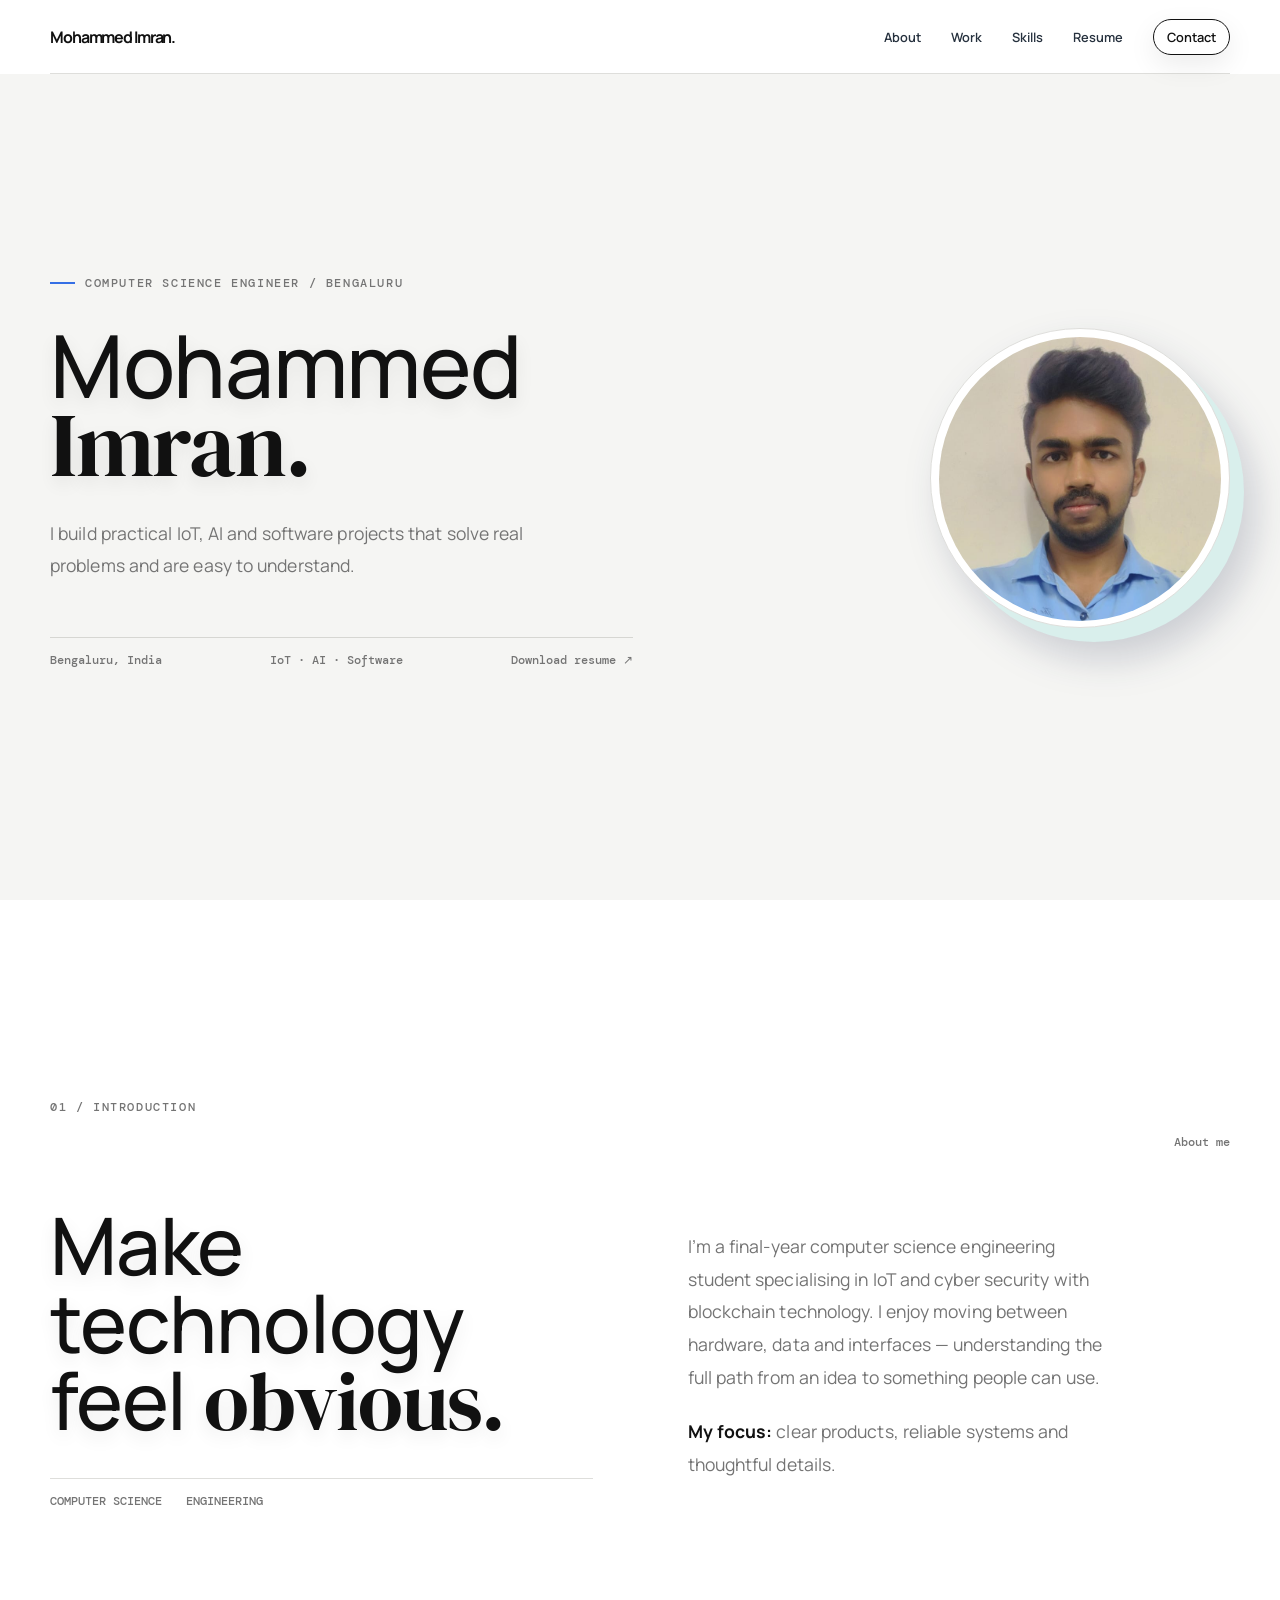
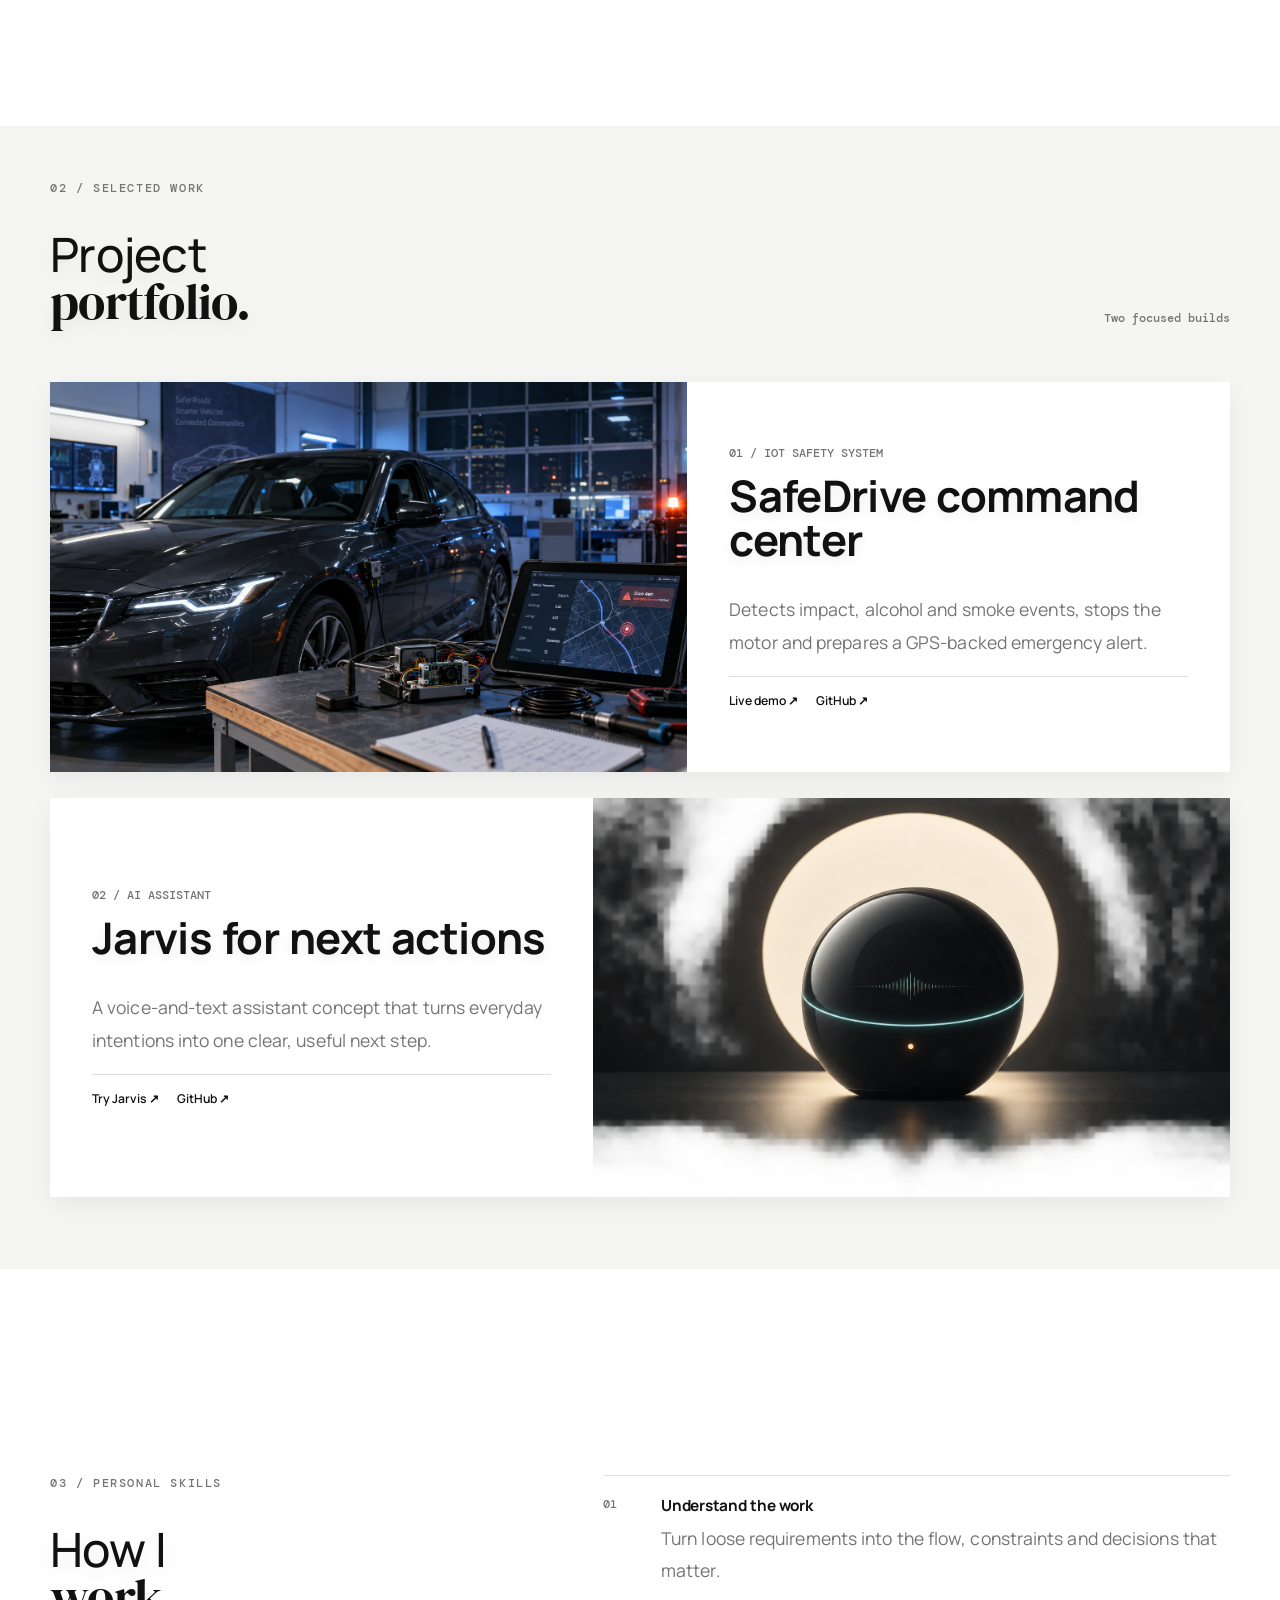
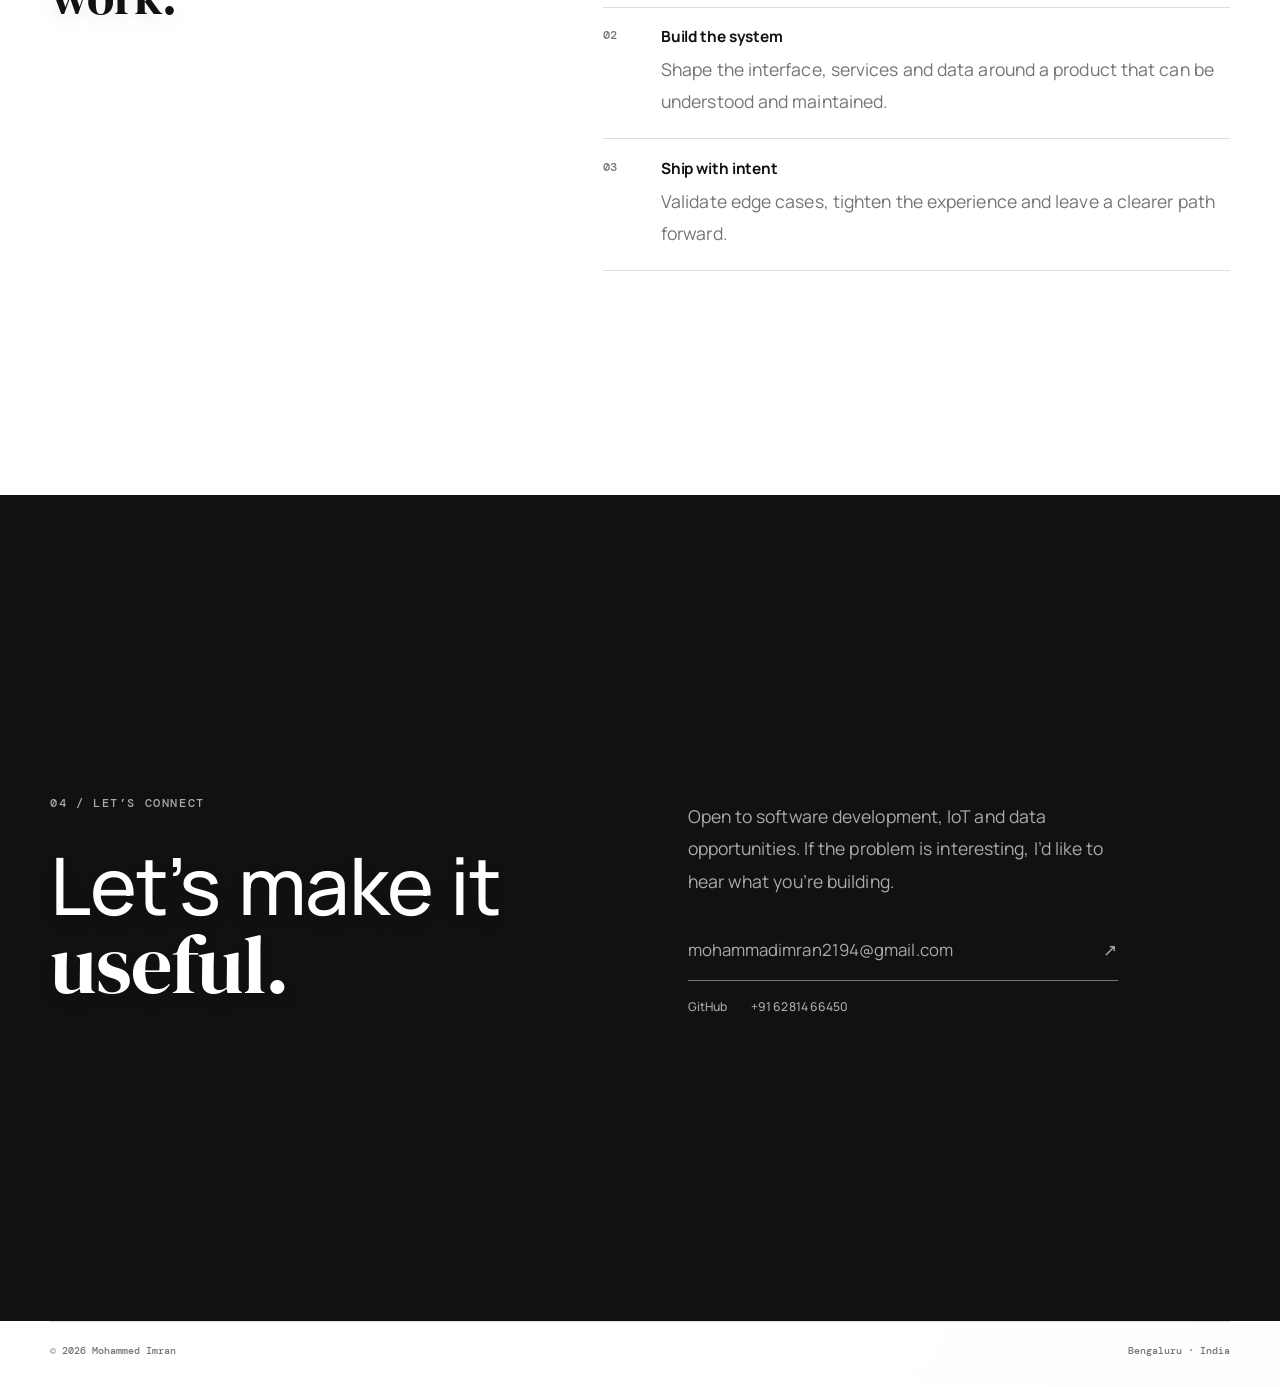
<file: mohammad-imran-portfolio/index.html>
<!doctype html>
<html lang="en">
<head>
<meta charset="utf-8"><meta name="viewport" content="width=device-width,initial-scale=1">
<title>Mohammed Imran — Creative Portfolio</title>
<meta name="description" content="Portfolio of Mohammed Imran, a computer science engineer building useful connected systems.">
<link rel="preconnect" href="https://fonts.googleapis.com"><link href="https://fonts.googleapis.com/css2?family=DM+Mono:wght@400;500&family=DM+Sans:wght@400;500;600;700&family=Newsreader:opsz,wght@6..72,500;6..72,600&display=swap" rel="stylesheet">
<style>
:root{--paper:#fff;--wash:#f5f5f3;--ink:#111;--muted:#747474;--line:#dededb;--serif:Newsreader,Georgia,serif;--sans:'DM Sans',Arial,sans-serif;--mono:'DM Mono',monospace;--ease:cubic-bezier(.16,1,.3,1)}*{box-sizing:border-box}html{scroll-behavior:smooth}body{margin:0;background:var(--paper);color:var(--ink);font:15px/1.55 var(--sans)}a{color:inherit;text-decoration:none}.wrap{width:min(1180px,calc(100% - 72px));margin:auto}.topbar{height:74px;display:flex;align-items:center;border-bottom:1px solid var(--line);font:500 .66rem var(--mono);color:var(--muted)}.logo{font:700 1rem var(--sans);letter-spacing:-.07em;color:var(--ink);margin-right:auto}.topbar nav{display:flex;gap:26px;align-items:center}.topbar nav a:hover{color:var(--ink)}.contact{border:1px solid var(--ink);border-radius:99px;padding:8px 13px;color:var(--ink)!important}.contact:hover{background:var(--ink);color:#fff!important}
.page{min-height:calc(100vh - 74px);padding:54px 0 72px;display:flex;flex-direction:column;justify-content:center}.cover{background:var(--wash)}.cover-grid{display:grid;grid-template-columns:1fr 1fr;gap:58px;align-items:center}.cover-copy{padding:35px 0}.kicker{font:500 .64rem var(--mono);letter-spacing:.13em;text-transform:uppercase;color:var(--muted);margin:0 0 35px}.cover h1{font-size:clamp(4.5rem,9.5vw,9.5rem);line-height:.78;letter-spacing:-.13em;margin:0}.cover h1 em{font:600 clamp(4.7rem,9.8vw,9.8rem)/.78 var(--serif);letter-spacing:-.08em}.cover-intro{color:var(--muted);max-width:410px;line-height:1.8;margin:38px 0 0}.cover-meta{display:flex;justify-content:space-between;margin-top:55px;padding-top:14px;border-top:1px solid #d6d6d2;font:500 .62rem var(--mono);color:var(--muted)}.cover-photo{position:relative;background:#e9e9e6;padding:16px;transform:rotate(2deg)}.cover-photo img{display:block;width:100%;height:555px;object-fit:cover;object-position:center 14%;filter:grayscale(1)}.cover-photo:after{content:'PERSONAL PORTFOLIO';position:absolute;top:30px;left:30px;background:#fff;padding:6px 9px;font:500 .58rem var(--mono)}
.page-heading{display:flex;justify-content:space-between;align-items:end;margin-bottom:48px}.page-number{font:500 .65rem var(--mono);color:var(--muted)}.page h2{font-size:clamp(3.2rem,7vw,7rem);line-height:.82;letter-spacing:-.12em;margin:0}.page h2 em{font:600 clamp(3.4rem,7.2vw,7.2rem)/.8 var(--serif);letter-spacing:-.08em}.split{display:grid;grid-template-columns:1fr 1fr;gap:95px;align-items:center}.copy{max-width:430px;color:var(--muted);line-height:1.85}.copy strong{color:var(--ink)}.mini-meta{display:flex;gap:24px;margin-top:38px;padding-top:14px;border-top:1px solid var(--line);font:500 .62rem var(--mono);color:var(--muted)}.mini-image{background:var(--wash);padding:14px}.mini-image img{display:block;width:100%;height:380px;object-fit:cover;filter:grayscale(1)}
.work-page{background:var(--wash)}.work-head{display:flex;justify-content:space-between;align-items:end;margin-bottom:40px}.work-grid{display:grid;grid-template-columns:1fr 1fr;gap:18px}.work-card{background:#fff}.work-card img{display:block;width:100%;height:310px;object-fit:cover;filter:grayscale(.6);transition:transform .7s var(--ease)}.work-card:hover img{transform:scale(1.04)}.work-card figure{overflow:hidden;margin:0}.work-info{padding:24px}.work-info h3{font-size:2.15rem;line-height:.9;letter-spacing:-.09em;margin:13px 0}.work-info p{color:var(--muted);font-size:.83rem;line-height:1.7;min-height:58px}.work-number{font:500 .62rem var(--mono);color:var(--muted)}.links{display:flex;gap:18px;padding-top:15px;border-top:1px solid var(--line);font:600 .67rem var(--sans)}.links a:hover{text-decoration:underline}
.skills{display:grid;grid-template-columns:.85fr 1.15fr;gap:90px}.skill-list{border-top:1px solid var(--line)}.skill{display:grid;grid-template-columns:58px 1fr;border-bottom:1px solid var(--line);padding:20px 0}.skill span{font:500 .64rem var(--mono);color:var(--muted)}.skill h3{font-size:1rem;margin:0 0 5px}.skill p{font-size:.82rem;color:var(--muted);margin:0}.closing{background:var(--ink);color:#fff}.closing .kicker,.closing .copy{color:#aaa}.closing h2 em{color:#fff}.closing .email{display:flex;justify-content:space-between;border-bottom:1px solid #777;padding:15px 0;font-size:1.05rem}.closing .email:hover{color:#aaa}.socials{display:flex;gap:24px;margin-top:17px;font:500 .64rem var(--mono);color:#aaa}.socials a:hover{color:#fff}footer{padding:22px 0 30px;border-top:1px solid var(--line);display:flex;justify-content:space-between;font:500 .61rem var(--mono);color:var(--muted)}.reveal{opacity:0;transform:translateY(20px);transition:opacity .8s var(--ease),transform .8s var(--ease)}.reveal.show{opacity:1;transform:none}
@media(max-width:760px){.wrap{width:calc(100% - 36px)}.topbar{height:68px}.topbar nav a:not(.contact){display:none}.page{min-height:auto;padding:72px 0}.cover-grid,.split,.skills{grid-template-columns:1fr;gap:42px}.cover h1{font-size:clamp(4rem,19vw,7rem)}.cover h1 em{font-size:clamp(4.2rem,19.4vw,7.2rem)}.cover-photo{transform:none}.cover-photo img{height:390px}.cover-meta{margin-top:38px}.page-heading,.work-head{display:block}.page-number{display:block;margin-top:18px}.page h2{font-size:clamp(3.1rem,15vw,6rem)}.page h2 em{font-size:clamp(3.3rem,15.3vw,6.2rem)}.split{gap:35px}.mini-image img{height:300px}.work-grid{grid-template-columns:1fr}.work-card img{height:250px}.skills{gap:35px}footer{display:block;line-height:2.4}}
</style>
<style>
  .topbar nav{margin-left:auto;gap:30px}.topbar nav a{font-weight:600;color:#26313e}
  .cover-grid{grid-template-columns:1.08fr .92fr;gap:100px;align-items:center}.cover-copy{padding-top:22px}.cover h1{font-family:'Manrope',Arial,sans-serif!important;font-weight:500!important;letter-spacing:-.085em!important;line-height:.9!important}.cover h1 em{font-family:'Manrope',Arial,sans-serif!important;font-style:normal!important;font-weight:500!important;letter-spacing:-.085em!important}
  .cover-intro{max-width:480px;margin-top:34px}.cover .kicker:before{content:'';display:inline-block;width:25px;height:2px;background:#356fe5;margin:0 10px 3px 0}.cover-photo{justify-self:end}
  .page h2,.page h2 em{font-family:'Manrope',Arial,sans-serif!important;font-style:normal!important;font-weight:500!important;letter-spacing:-.07em!important}
</style>
<style>
  .cover h1,.cover h1 em,.page h2,.page h2 em,.work-info h3,.skill h3{letter-spacing:-.015em!important;word-spacing:.035em}
  .cover-intro,.copy,.intro-copy p,.work-info p,.skill p{letter-spacing:.005em}
</style>
<style>
  .skills h2{font-size:clamp(1.9rem,3.7vw,3.8rem)!important;line-height:1!important}.skills h2 em{font-size:clamp(2rem,3.9vw,4rem)!important;line-height:.96!important}
  @media(max-width:760px){.skills h2{font-size:clamp(2rem,9vw,3.8rem)!important}.skills h2 em{font-size:clamp(2.1rem,9.3vw,4rem)!important}}
</style>
<style>
  .work-head h2{font-size:clamp(1.9rem,3.7vw,3.8rem)!important;line-height:1!important}.work-head h2 em{font-size:clamp(2rem,3.9vw,4rem)!important;line-height:.96!important}
  @media(max-width:760px){.work-head h2{font-size:clamp(2rem,9vw,3.8rem)!important}.work-head h2 em{font-size:clamp(2.1rem,9.3vw,4rem)!important}}
</style>
<style>
  .intro h2{font-size:clamp(1.9rem,3.7vw,3.8rem)!important;line-height:1!important}.intro h2 em{font-size:clamp(2rem,3.9vw,4rem)!important;line-height:.96!important}
  @media(max-width:760px){.intro h2{font-size:clamp(2rem,9vw,3.8rem)!important}.intro h2 em{font-size:clamp(2.1rem,9.3vw,4rem)!important}}
</style>
<style>
  .cover h1{font-size:clamp(3.3rem,6.8vw,6.8rem)!important}.cover h1 em{font-size:clamp(3.5rem,7vw,7.1rem)!important}
  @media(max-width:760px){.cover h1{font-size:clamp(3.1rem,14vw,5.7rem)!important}.cover h1 em{font-size:clamp(3.3rem,14.3vw,5.9rem)!important}}
</style>
<style>
  .cover-photo:after{display:none!important}
</style>
<style>
  .cover-photo{border-radius:50%;overflow:hidden;padding:10px;box-shadow:18px 18px 0 #d9efec;transform:none!important}
  .cover-photo img{border-radius:50%;height:400px;object-position:center 14%}
  .cover-photo:before{inset:10px;border-radius:50%}.cover-photo:after{top:24px;left:24px}
  @media(max-width:760px){.cover-photo{padding:8px}.cover-photo img{height:320px}.cover-photo:before{inset:8px}}
</style>
<style>
  .page h2{font-size:clamp(2.35rem,5vw,5.1rem);line-height:.98;letter-spacing:-.065em}
  .page h2 em{font-size:clamp(2.5rem,5.2vw,5.3rem);line-height:.94;letter-spacing:-.045em}
  .work-info h3{font-size:clamp(1.65rem,2.9vw,3rem);line-height:1.02;letter-spacing:-.055em}
  .skill h3{font-size:.96rem;line-height:1.35;letter-spacing:-.02em}.skill p{line-height:1.9}
  .page-heading,.work-head{margin-bottom:56px}.intro-copy p,.copy p{margin-bottom:22px}
  @media(max-width:760px){.page h2{font-size:clamp(2.4rem,12vw,5rem)}.page h2 em{font-size:clamp(2.55rem,12.3vw,5.2rem)}.work-info h3{font-size:2rem}.page-heading,.work-head{margin-bottom:38px}}
</style>
<style>
  .page h2{font-size:clamp(2rem,4vw,4.25rem)}.page h2 em{font-size:clamp(2.15rem,4.2vw,4.45rem)}.work-info h3{font-size:clamp(1.45rem,2.4vw,2.5rem)}
  @media(max-width:760px){.page h2{font-size:clamp(2.05rem,10vw,4.3rem)}.page h2 em{font-size:clamp(2.2rem,10.3vw,4.5rem)}.work-info h3{font-size:1.75rem}}
</style>
<style>
@import url('https://fonts.googleapis.com/css2?family=DM+Serif+Display:ital@0;1&family=Manrope:wght@400;500;600;700;800&display=swap');
body,.topbar,.topbar nav a,.contact,.copy,.cover-intro,.intro-copy,.work-info,.skill,.links,.hero-links,.socials{font-family:'Manrope',Arial,sans-serif!important}
  .cover h1,.page h2,.work-info h3,.logo{font-family:'Manrope',Arial,sans-serif!important}.cover h1 em,.page h2 em{font-family:'DM Serif Display',Georgia,serif!important;font-style:italic;font-weight:400}
</style>
<style>
  .cover-photo{border-radius:50%!important;overflow:hidden!important;transform:none!important}
  .cover-photo img{border-radius:50%!important}
  .cover-photo:before{border-radius:50%!important}
</style>
<style>
  .cover-photo{width:300px!important;height:300px!important;justify-self:end;padding:8px!important;box-shadow:14px 14px 0 #d9efec!important}
  .cover-photo img{width:100%!important;height:284px!important}
  @media(max-width:760px){.cover-photo{width:250px!important;height:250px!important;justify-self:center}.cover-photo img{height:234px!important}}
</style>
<style>
  .cover-photo,.cover-photo:hover,.cover-photo:focus,.cover-photo:active{transform:none!important;animation:none!important;opacity:1!important;visibility:visible}
</style>
<style>
  body{font-size:14px}
  .cover h1{font-size:clamp(4rem,8.3vw,8.2rem)}.cover h1 em{font-size:clamp(4.2rem,8.6vw,8.5rem)}
  .page h2{font-size:clamp(2.8rem,6.2vw,6.2rem)}.page h2 em{font-size:clamp(3rem,6.4vw,6.4rem)}
  .work-info h3{font-size:clamp(1.8rem,3.4vw,3.5rem)}
  .focusable{cursor:pointer;transform-origin:left center;transition:transform .3s cubic-bezier(.16,1,.3,1),color .3s ease,text-shadow .3s ease}.focusable:hover{transform:scale(1.035);color:#193f86}.focusable.is-selected{transform:scale(1.08);color:#193f86;text-shadow:0 8px 20px rgba(25,63,134,.16)}
  @media(max-width:760px){.cover h1{font-size:clamp(3.6rem,17vw,6.5rem)}.cover h1 em{font-size:clamp(3.8rem,17.4vw,6.7rem)}.page h2{font-size:clamp(2.7rem,14vw,5.7rem)}.page h2 em{font-size:clamp(2.9rem,14.3vw,5.9rem)}}
</style>
<script>
  const focusTargets=document.querySelectorAll('h1,h2,h3,.kicker,.logo,.page-number,.number,.work-number,.skill span');
  focusTargets.forEach(target=>{target.classList.add('focusable');target.addEventListener('click',event=>{event.stopPropagation();focusTargets.forEach(item=>item.classList.remove('is-selected'));target.classList.add('is-selected')})});
  document.addEventListener('click',()=>focusTargets.forEach(item=>item.classList.remove('is-selected')));
</script>
<script>
  document.addEventListener('DOMContentLoaded',()=>{
    document.querySelector('.cover .kicker').textContent='Computer science engineer / Bengaluru';
    document.querySelector('.cover h1').innerHTML='Mohammed<br><em>Imran.</em>';
    document.querySelector('.cover-intro').textContent='I build practical IoT, AI and software projects that solve real problems and are easy to understand.';
    document.querySelector('.intro h2').innerHTML='I build practical<br><em>software.</em>';
    document.querySelector('.intro-copy p').textContent='I am a final-year computer science engineering student focused on IoT, cyber security and intelligent applications. I enjoy turning an idea into a working system people can actually use.';
    document.querySelector('.intro-copy p:nth-of-type(2)').innerHTML='<strong>What I bring:</strong> curiosity, reliable execution and attention to detail.';
    document.querySelector('.work-head .kicker').textContent='02 / Projects';
    document.querySelector('.work-head h2').innerHTML='My<br><em>projects.</em>';
    document.querySelector('.work-head p')?.remove();
    document.querySelector('.skills .kicker').textContent='03 / Strengths';
    document.querySelector('.closing .kicker').textContent='04 / Contact';
    document.querySelector('.closing h2').innerHTML='Let\'s work<br><em>together.</em>';
  });
</script>
<script>
  document.querySelector('.cover .kicker').textContent='Computer science engineer / Bengaluru';
  document.querySelector('.cover h1').innerHTML='Mohammed<br><em>Imran.</em>';
  document.querySelector('.cover-intro').textContent='I build practical IoT, AI and software projects that solve real problems and are easy to understand.';
  document.querySelector('.intro h2').innerHTML='I build practical<br><em>software.</em>';
  document.querySelector('.intro-copy p').textContent='I am a final-year computer science engineering student focused on IoT, cyber security and intelligent applications. I enjoy turning an idea into a working system people can actually use.';
  document.querySelector('.intro-copy p:nth-of-type(2)').innerHTML='<strong>What I bring:</strong> curiosity, reliable execution and attention to detail.';
  document.querySelector('.work-head .kicker').textContent='02 / Projects';
  document.querySelector('.work-head h2').innerHTML='My<br><em>projects.</em>';
  document.querySelector('.work-head p')?.remove();
  document.querySelector('.skills .kicker').textContent='03 / Strengths';
  document.querySelector('.closing .kicker').textContent='04 / Contact';
  document.querySelector('.closing h2').innerHTML='Let’s work<br><em>together.</em>';
</script>
<style>
  .cover-photo{filter:drop-shadow(12px 18px 18px rgba(20,35,70,.18));transition:filter .4s ease,transform .4s ease,box-shadow .4s ease}.cover-photo:hover{filter:drop-shadow(18px 24px 24px rgba(20,35,70,.24))}
  .cover-photo:before{display:block;content:'';position:absolute;inset:14px;background:linear-gradient(135deg,rgba(25,63,134,.18),transparent 42%,rgba(255,255,255,.18));z-index:1;pointer-events:none;opacity:.75;transition:opacity .4s ease,background .4s ease}
  .cover-photo:after{z-index:2}.cover-photo:hover:before{opacity:.38;background:linear-gradient(135deg,rgba(25,63,134,.28),transparent 45%,rgba(255,255,255,.25))}
  .cover h1,.page h2{ text-shadow:0 7px 18px rgba(17,17,17,.08)}
  .work-card{box-shadow:0 10px 26px rgba(17,17,17,.08)}.work-card:hover{box-shadow:0 22px 42px rgba(17,17,17,.15)}
  .work-card h3{ text-shadow:0 4px 12px rgba(17,17,17,.08)}
  .contact{box-shadow:0 10px 28px rgba(17,17,17,.08)}
</style>
<style>
  .focusable{position:relative;border-radius:8px;padding:2px 5px;margin:-2px -5px;transition:opacity .35s ease,transform .35s cubic-bezier(.16,1,.3,1),color .35s ease,background .35s ease,box-shadow .35s ease,filter .35s ease}
  .focusable:hover,.focusable.is-selected{z-index:5;background:rgba(255,255,255,.9);color:#193f86;box-shadow:0 8px 22px rgba(25,63,134,.16),0 0 0 1px rgba(25,63,134,.12);transform:scale(1.045)}
  body:has(.focusable:hover) .focusable:not(:hover){opacity:.28;filter:blur(.25px)}
  body:has(.focusable.is-selected) .focusable:not(.is-selected){opacity:.36}
  .focusable.is-selected:after{content:'FOCUS';position:absolute;left:8px;top:-18px;font:500 8px var(--mono);letter-spacing:.12em;color:#193f86;opacity:.8;pointer-events:none}
  .cover-intro,.copy,.work-info p,.intro-copy p,.skill p,.email,.links a,.hero-links a{transition:opacity .35s ease,transform .35s ease,color .35s ease,background .35s ease,box-shadow .35s ease}
  .links a:hover,.hero-links a:hover,.email:hover{background:rgba(25,63,134,.06);box-shadow:0 5px 16px rgba(25,63,134,.1)}
  .cover-copy .kicker,.cover-copy h1,.cover-intro,.cover-meta{opacity:1!important;animation:none!important}
</style>
<script>
  const allTextFocus=document.querySelectorAll('.cover-intro,.copy,.work-info p,.intro-copy p,.skill p,.email,.links a,.hero-links a,.topbar nav a');
  allTextFocus.forEach(item=>{item.classList.add('focusable');item.addEventListener('click',event=>{if(!item.matches('a')){event.stopPropagation();document.querySelectorAll('.focusable').forEach(node=>node.classList.remove('is-selected'));item.classList.add('is-selected')}})});
</script>
</head>
<body>
<header class="topbar wrap"><a class="logo" href="#top">Mohammed Imran.</a><nav><a href="#about">About</a><a href="#work">Work</a><a href="#skills">Skills</a><a class="contact" href="mailto:mohammadimran2194@gmail.com">Contact</a></nav></header>
<main id="top">
<section class="page cover"><div class="cover-grid wrap"><div class="cover-copy"><p class="kicker">Personal portfolio / 2026</p><h1>Creative<br><em>systems.</em></h1><p class="cover-intro">I’m Mohammed Imran — a computer science engineer building connected systems, useful interfaces and intelligent tools.</p><div class="cover-meta"><span>Bengaluru, India</span><span>IoT · AI · Software</span></div></div><div class="cover-photo"><img src="assets/profile.jpeg" alt="Portrait of Mohammed Imran"></div></div></section>
<section id="about" class="page wrap reveal"><div class="page-heading"><p class="kicker">01 / Introduction</p><span class="page-number">About me</span></div><div class="split"><div><h2>Make technology feel <em>obvious.</em></h2><div class="mini-meta"><span>COMPUTER SCIENCE</span><span>ENGINEERING</span></div></div><div class="copy"><p>I’m a final-year computer science engineering student specialising in IoT and cyber security with blockchain technology. I enjoy moving between hardware, data and interfaces — understanding the full path from an idea to something people can use.</p><p><strong>My focus:</strong> clear products, reliable systems and thoughtful details.</p></div></div></section>
<section id="work" class="page work-page reveal"><div class="wrap"><div class="work-head"><div><p class="kicker">02 / Selected work</p><h2>Project<br><em>portfolio.</em></h2></div><span class="page-number">Two focused builds</span></div><div class="work-grid"><article class="work-card"><figure><img src="assets/project-crash-realistic.png" alt="SafeDrive vehicle safety system"></figure><div class="work-info"><span class="work-number">01 / IOT SAFETY SYSTEM</span><h3>SafeDrive command center</h3><p>Detects impact, alcohol and smoke events, stops the motor and prepares a GPS-backed emergency alert.</p><div class="links"><a href="safety-car-demo.html">Live demo ↗</a><a href="https://github.com/Imran0219/IOT-based-System-safety-car-detection-and-prevention" target="_blank" rel="noopener">GitHub ↗</a></div></div></article><article class="work-card"><figure><img src="assets/project-jarvis-stylized.png" alt="Jarvis AI assistant"></figure><div class="work-info"><span class="work-number">02 / AI ASSISTANT</span><h3>Jarvis for next actions</h3><p>A voice-and-text assistant concept that turns everyday intentions into one clear, useful next step.</p><div class="links"><a href="jarvis-demo.html">Try Jarvis ↗</a><a href="https://github.com/Imran0219/nova" target="_blank" rel="noopener">GitHub ↗</a></div></div></article></div></div></section>
<section id="skills" class="page wrap reveal"><div class="skills"><div><p class="kicker">03 / Personal skills</p><h2>How I<br><em>work.</em></h2></div><div class="skill-list"><article class="skill"><span>01</span><div><h3>Understand the work</h3><p>Turn loose requirements into the flow, constraints and decisions that matter.</p></div></article><article class="skill"><span>02</span><div><h3>Build the system</h3><p>Shape the interface, services and data around a product that can be understood and maintained.</p></div></article><article class="skill"><span>03</span><div><h3>Ship with intent</h3><p>Validate edge cases, tighten the experience and leave a clearer path forward.</p></div></article></div></div></section>
<section class="page closing reveal"><div class="split wrap"><div><p class="kicker">04 / Let’s connect</p><h2>Let’s make it <em>useful.</em></h2></div><div class="copy"><p>Open to software development, IoT and data opportunities. If the problem is interesting, I’d like to hear what you’re building.</p><a class="email" href="mailto:mohammadimran2194@gmail.com">mohammadimran2194@gmail.com <span>↗</span></a><div class="socials"><a href="https://github.com/Imran0219" target="_blank" rel="noopener">GitHub</a><a href="tel:+916281466450">+91 62814 66450</a></div></div></div></section>
</main><footer class="wrap"><span>© 2026 Mohammed Imran</span><span>Bengaluru · India</span></footer>
<script>const observer=new IntersectionObserver(entries=>entries.forEach(entry=>{if(entry.isIntersecting)entry.target.classList.add('show')}),{threshold:.1});document.querySelectorAll('.reveal').forEach(el=>observer.observe(el));setTimeout(()=>document.querySelectorAll('.reveal').forEach(el=>el.classList.add('show')),900);</script>
</body></html>
<style>
  .cover-photo{background:transparent;padding:0;transform:none;border-radius:50% 50% 16% 16%;box-shadow:22px 26px 0 #193f86;transition:transform .5s cubic-bezier(.16,1,.3,1),box-shadow .5s ease}
  .cover-photo:hover{transform:translateY(-8px) rotate(1deg);box-shadow:28px 34px 0 #193f86}
  .cover-photo img{filter:none;height:590px;border-radius:50% 50% 16% 16%;object-fit:cover;object-position:center 14%;transition:transform .8s cubic-bezier(.16,1,.3,1),filter .5s ease}
  .cover-photo:hover img{transform:scale(1.025);filter:saturate(1.08)}
  .cover-photo:before{content:'';position:absolute;inset:-22px -30px -16px -30px;border:1px dashed #b8c8e6;border-radius:50%;pointer-events:none;animation:orbit 14s linear infinite}
  .cover-photo:after{top:28px;left:28px;transition:transform .35s ease,background .35s ease}
  .cover-photo:hover:after{transform:translateY(-3px);background:#193f86;color:#fff}
  .mini-image{background:#eef4ff}.mini-image img{filter:none;transition:transform .8s cubic-bezier(.16,1,.3,1)}.mini-image:hover img{transform:scale(1.03)}
  .work-card{box-shadow:0 8px 24px rgba(17,17,17,.06);transition:transform .4s cubic-bezier(.16,1,.3,1),box-shadow .4s ease}.work-card:hover{transform:translateY(-8px);box-shadow:0 20px 38px rgba(17,17,17,.12)}.work-card img{filter:none}
  a,.links a,.socials a,.logo,.contact,.email{transition:color .25s ease,background .25s ease,border-color .25s ease,transform .25s ease}
  .links a:hover,.socials a:hover{transform:translateX(4px)}.links a::after,.hero-links a::after{content:' ↗';display:inline-block;transition:transform .25s ease}.links a:hover::after,.hero-links a:hover::after{transform:translate(3px,-3px)}
  .contact:hover{transform:translateY(-2px)}.skill{transition:padding-left .35s ease;background:linear-gradient(90deg,transparent,transparent)}.skill:hover{padding-left:10px}.skill span{transition:transform .3s ease;display:inline-block}.skill:hover span{transform:translateX(5px)}
  .links a::after,.hero-links a::after{content:none}
  .cover-photo{border-radius:0;box-shadow:22px 26px 0 #193f86}
  .cover-photo img{border-radius:0}
  .cover-photo:before{border-radius:0;inset:-16px -20px -12px -20px}
  .cover-photo:before{display:none}
  body{background:linear-gradient(120deg,#fff 0%,#fff 45%,#f7f9ff 100%);background-size:180% 180%;animation:pageBreath 18s ease-in-out infinite alternate}
  .cover-copy .kicker,.cover-copy h1,.cover-intro,.cover-meta,.cover-photo{opacity:0;animation:riseIn .9s cubic-bezier(.16,1,.3,1) forwards}.cover-copy .kicker{animation-delay:.05s}.cover-copy h1{animation-delay:.16s}.cover-intro{animation-delay:.28s}.cover-meta{animation-delay:.4s}.cover-photo{animation-delay:.2s}
  .page.reveal.show .page-heading,.page.reveal.show .split>div,.page.reveal.show .work-head,.page.reveal.show .work-card,.page.reveal.show .skills>div,.page.reveal.show .skill,.page.reveal.show .email,.page.reveal.show .socials{animation:riseIn .75s cubic-bezier(.16,1,.3,1) both}
  .page.reveal.show .work-card:nth-child(2),.page.reveal.show .skill:nth-child(2){animation-delay:.12s}.page.reveal.show .skill:nth-child(3){animation-delay:.22s}.page.reveal.show .split>div:nth-child(2){animation-delay:.14s}
  .work-card,.skill,.mini-image,.links a,.hero-links a,.contact{will-change:transform}.work-card figure{overflow:hidden}.work-card figure:after{content:'';position:absolute;inset:0;background:linear-gradient(110deg,transparent 35%,rgba(255,255,255,.32) 50%,transparent 65%);transform:translateX(-120%);transition:transform .8s ease;pointer-events:none}.work-card figure{position:relative}.work-card:hover figure:after{transform:translateX(120%)}
  .cover-photo{will-change:transform}.cover-photo img{will-change:transform}.logo:hover{transform:translateY(-2px)}.kicker{transition:letter-spacing .35s ease}.kicker:hover{letter-spacing:.2em}
  .cover-photo{width:min(100%,455px);justify-self:end}.cover-photo img{height:480px}
  .cover-photo{transform:rotate(2deg)}.cover-photo:hover{transform:translateY(-8px) rotate(3deg)}
  .cover-photo{width:min(100%,400px);padding:14px;background:#fff;border:1px solid #dededb;box-shadow:18px 18px 0 #d9efec;transform:rotate(2deg)}
  .cover-photo{opacity:1!important;visibility:visible;animation:none;transform:rotate(10deg)}
  .cover-photo:hover,.cover-photo:focus,.cover-photo:active{opacity:1!important;visibility:visible;transform:translateY(-6px) rotate(0deg);box-shadow:22px 24px 0 #d9efec}
  .cover-photo img{height:430px}
  @keyframes portraitSettle{0%{opacity:1;transform:translateX(24px) rotate(-10deg)}70%{opacity:1;transform:translateX(-4px) rotate(5deg)}100%{opacity:1;transform:translateX(0) rotate(10deg)}}
  @media(max-width:760px){.cover-photo{width:100%;padding:12px;box-shadow:14px 15px 0 #d9efec}.cover-photo img{height:340px}}
  .work-grid{grid-template-columns:1fr;gap:26px}.work-card{display:grid;grid-template-columns:1.08fr .92fr;align-items:stretch}.work-card:nth-child(2){grid-template-columns:.92fr 1.08fr}.work-card:nth-child(2) figure{order:2}.work-card figure{height:100%}.work-card img{height:100%;min-height:390px}.work-info{display:flex;flex-direction:column;justify-content:center;padding:42px}.work-info p{min-height:0}
  @media(max-width:760px){.work-card,.work-card:nth-child(2){display:block}.work-card:nth-child(2) figure{order:initial}.work-card img{height:280px;min-height:280px}.work-info{padding:30px}}
  @keyframes riseIn{from{opacity:0;transform:translateY(24px)}to{opacity:1;transform:translateY(0)}}@keyframes pageBreath{from{background-position:0% 50%}to{background-position:100% 50%}}
  @media(prefers-reduced-motion:reduce){body{animation:none!important}.cover-copy .kicker,.cover-copy h1,.cover-intro,.cover-meta,.cover-photo,.page.reveal.show .page-heading,.page.reveal.show .split>div,.page.reveal.show .work-head,.page.reveal.show .work-card,.page.reveal.show .skills>div,.page.reveal.show .skill,.page.reveal.show .email,.page.reveal.show .socials{animation:none!important;opacity:1!important}}
  @media(max-width:760px){.cover-photo{width:100%;box-shadow:15px 18px 0 #193f86}.cover-photo img{height:340px}.cover-photo:before{inset:-12px -15px -9px -15px}}
  @keyframes orbit{to{transform:rotate(360deg)}}
  @media(max-width:760px){.cover-photo{box-shadow:15px 18px 0 #193f86}.cover-photo img{height:390px}.cover-photo:before{inset:-14px -18px -10px -18px}}
  @media(prefers-reduced-motion:reduce){*,*:before,*:after{animation:none!important;transition:none!important;scroll-behavior:auto!important}}
</style>
<style>
  body{font-size:17px}.topbar,.topbar nav a,.contact{font-size:.8rem}.kicker,.page-number,.number,.work-number,.skill span{font-size:.77rem}.cover-intro,.copy,.intro-copy p,.work-info p,.skill p{font-size:1.1rem;line-height:1.85}.mini-meta,.tags,.links,.hero-links,.socials{font-size:.76rem}.cover-meta{font-size:.74rem}
  @media(max-width:760px){body{font-size:15px}.cover-intro,.copy,.intro-copy p,.work-info p,.skill p{font-size:.96rem}.topbar,.topbar nav a,.contact{font-size:.7rem}}
</style>
<script>
  const resumeHref='assets/Mohammed Imran Resume.pdf';
  const nav=document.querySelector('.topbar nav');
  if(nav&&!nav.querySelector('.resume-link')){const link=document.createElement('a');link.className='resume-link';link.href=resumeHref;link.download='Mohammed Imran Resume.pdf';link.textContent='Resume';nav.insertBefore(link,nav.querySelector('.contact'))}
  const meta=document.querySelector('.cover-meta');
  if(meta&&!meta.querySelector('.resume-link')){const link=document.createElement('a');link.className='resume-link';link.href=resumeHref;link.download='Mohammed Imran Resume.pdf';link.textContent='Download resume ↗';meta.appendChild(link)}
</script>
</file>
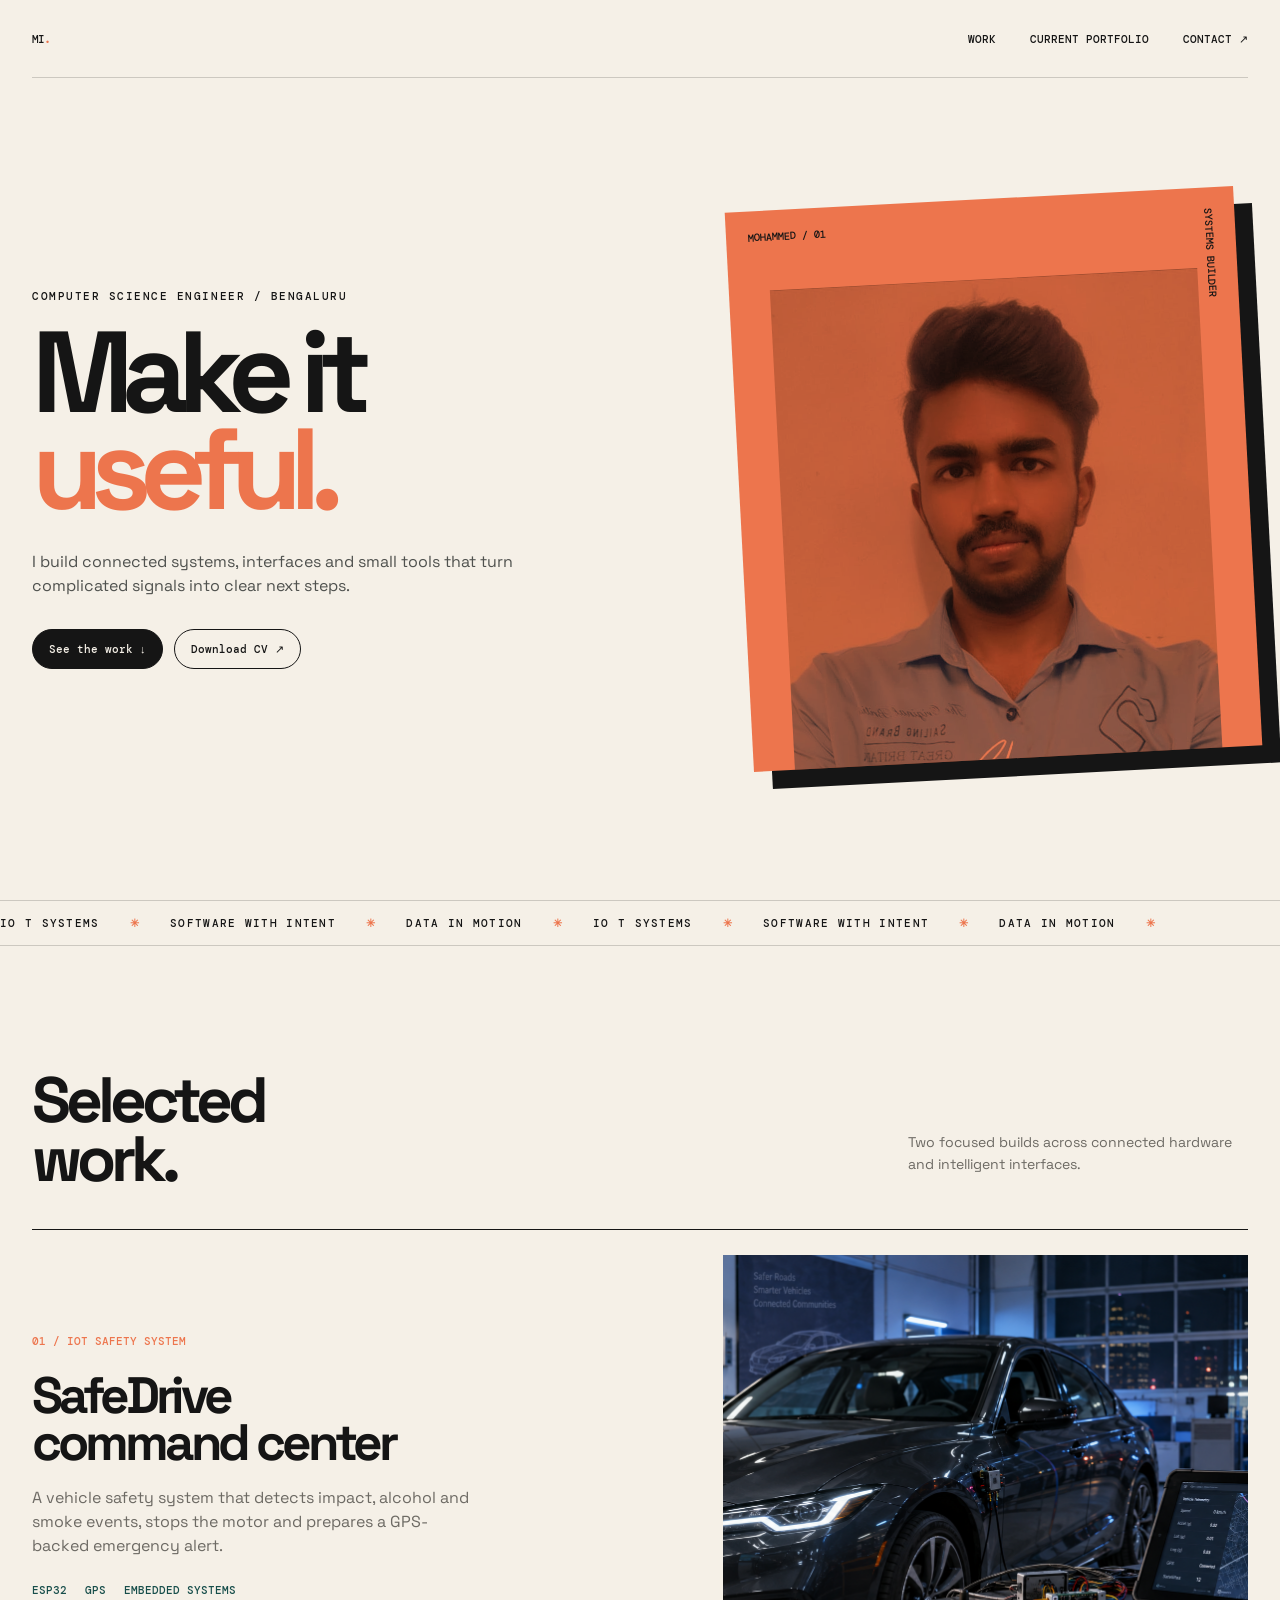
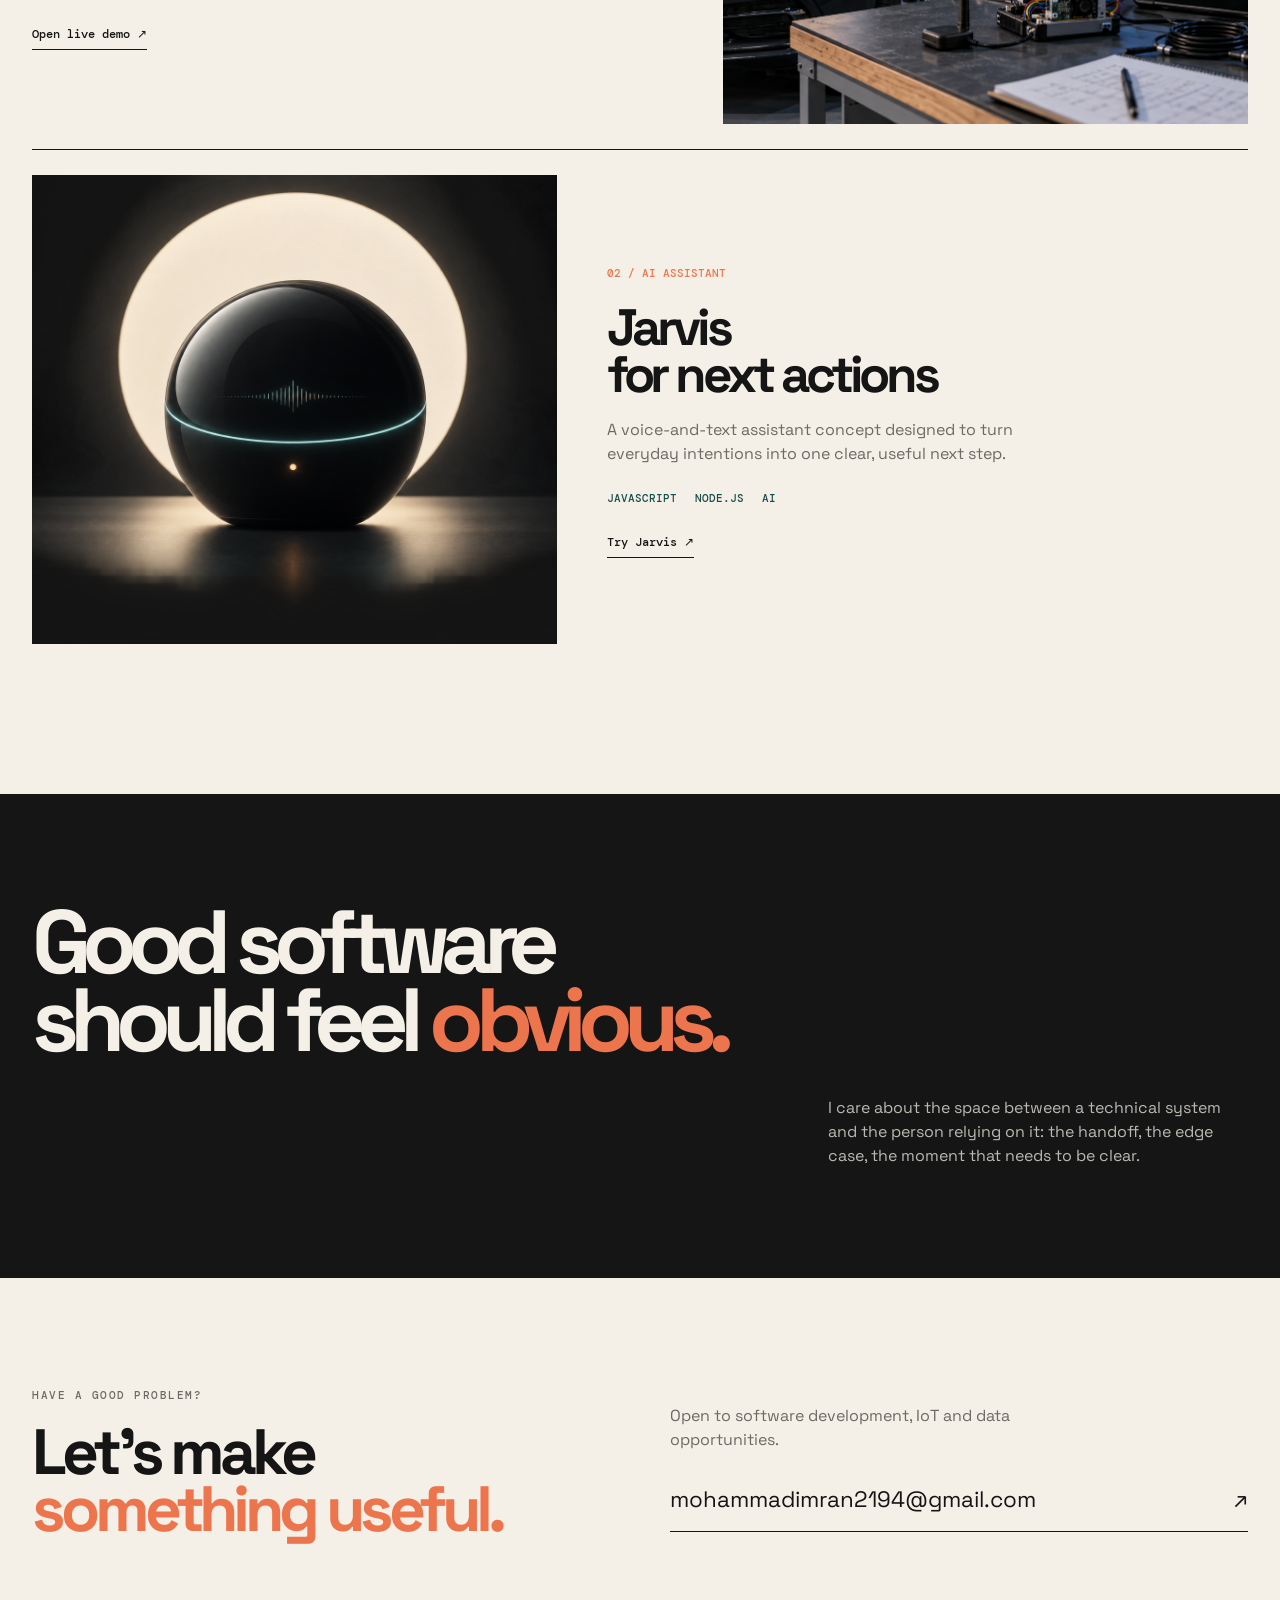
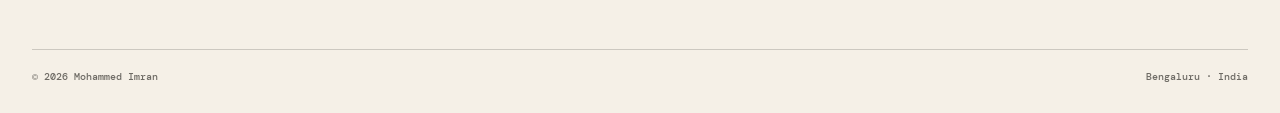
<file: mohammad-imran-portfolio/concept.html>
<!doctype html><html lang="en"><head><meta charset="utf-8"><meta name="viewport" content="width=device-width,initial-scale=1"><title>Mohammed Imran — New concept</title><link rel="preconnect" href="https://fonts.googleapis.com"><link href="https://fonts.googleapis.com/css2?family=DM+Mono:wght@400;500&family=Space+Grotesk:wght@400;500;600;700&display=swap" rel="stylesheet"><style>:root{--orange:#ed754d;--ink:#151515;--cream:#f5f0e7;--line:rgba(21,21,21,.18);--muted:#6d6a64;--teal:#174e4b}*{box-sizing:border-box}html{scroll-behavior:smooth}body{margin:0;background:var(--cream);color:var(--ink);font:16px/1.5 'Space Grotesk',system-ui;overflow-x:hidden}a{text-decoration:none;color:inherit}.shell{width:min(1240px,calc(100% - 64px));margin:auto}.nav{display:flex;align-items:center;height:78px;border-bottom:1px solid var(--line);gap:34px}.logo{font-weight:700;font-size:1.1rem;margin-right:auto;letter-spacing:-.08em}.logo b{color:var(--orange)}.nav a{font:500 .68rem 'DM Mono';text-transform:uppercase}.nav a:hover{color:var(--orange)}.hero{min-height:calc(100vh - 78px);display:grid;grid-template-columns:1fr .8fr;align-items:center;gap:70px;padding:70px 0 90px}.kicker{font:500 .68rem 'DM Mono';text-transform:uppercase;letter-spacing:.14em;margin:0 0 22px}.hero h1{font-size:clamp(4rem,9vw,9.3rem);line-height:.84;letter-spacing:-.1em;margin:0;max-width:760px}.hero h1 em{color:var(--orange);font-style:normal}.hero-copy>p:last-of-type{max-width:490px;color:#4f514e;font-size:1rem;margin:31px 0}.hero-actions{display:flex;gap:11px;align-items:center}.pill{display:inline-flex;border:1px solid var(--ink);padding:12px 16px;border-radius:99px;font:500 .7rem 'DM Mono'}.pill.fill{background:var(--ink);color:var(--cream)}.pill:hover{background:var(--orange);border-color:var(--orange);color:var(--ink)}.portrait{position:relative;padding:22px 22px 0;background:var(--orange);min-height:560px;display:flex;align-items:end;justify-content:center;transform:rotate(-3deg);box-shadow:18px 18px 0 var(--ink)}.portrait:before{content:'MOHAMMED / 01';position:absolute;top:20px;left:22px;font:500 .65rem 'DM Mono'}.portrait:after{content:'SYSTEMS BUILDER';position:absolute;right:20px;top:20px;font:500 .65rem 'DM Mono';writing-mode:vertical-rl}.portrait img{width:92%;height:480px;object-fit:cover;object-position:center 14%;mix-blend-mode:multiply;filter:contrast(1.06) saturate(.75)}.marquee{border-block:1px solid var(--line);overflow:hidden;white-space:nowrap}.marquee div{display:flex;gap:30px;padding:15px 0;width:max-content;animation:slide 23s linear infinite;font:500 .68rem 'DM Mono';letter-spacing:.12em}.marquee b{color:var(--orange)}@keyframes slide{to{transform:translateX(-50%)}}.work{padding:125px 0}.section-top{display:flex;justify-content:space-between;align-items:end;margin-bottom:40px}.section-top h2{font-size:clamp(2.5rem,5vw,5rem);line-height:.92;letter-spacing:-.08em;margin:0}.section-top p{max-width:340px;color:var(--muted);font-size:.88rem}.project{display:grid;grid-template-columns:.9fr 1.1fr;min-height:520px;border-top:1px solid var(--ink);padding:25px 0;gap:50px}.project:nth-child(2){grid-template-columns:1.1fr .9fr}.project:nth-child(2) .visual{order:2}.visual{position:relative;min-height:360px;overflow:hidden;background:var(--teal)}.visual img{width:100%;height:100%;object-fit:cover;transition:transform .7s}.project:hover .visual img{transform:scale(1.05)}.visual.jarvis{background:#151515}.project-body{align-self:center}.project-num{color:var(--orange);font:500 .7rem 'DM Mono'}.project h3{font-size:clamp(2rem,4vw,4.3rem);line-height:.92;letter-spacing:-.08em;margin:20px 0}.project-body>p{color:var(--muted);max-width:450px}.meta{display:flex;gap:18px;flex-wrap:wrap;margin-top:25px;color:var(--teal);font:500 .68rem 'DM Mono'}.project-link{display:inline-flex;margin-top:30px;border-bottom:1px solid var(--ink);padding-bottom:7px;font:500 .72rem 'DM Mono'}.project-link:hover{color:var(--orange);border-color:var(--orange)}.statement{background:var(--ink);color:var(--cream);padding:110px 0}.statement h2{font-size:clamp(3rem,7vw,8rem);line-height:.87;letter-spacing:-.1em;max-width:900px;margin:0}.statement em{color:var(--orange);font-style:normal}.statement p{max-width:420px;color:#bbb9b2;margin:36px 0 0;margin-left:auto}.contact{display:grid;grid-template-columns:1fr 1fr;gap:60px;padding:110px 0}.contact h2{font-size:clamp(2.5rem,5vw,5rem);letter-spacing:-.08em;line-height:.9;margin:0}.contact h2 em{color:var(--orange);font-style:normal}.contact p{color:var(--muted);max-width:360px}.email{font-size:1.4rem;border-bottom:1px solid var(--ink);padding:15px 0;display:flex;justify-content:space-between}.email:hover{color:var(--orange)}footer{border-top:1px solid var(--line);padding:20px 0 30px;display:flex;justify-content:space-between;color:var(--muted);font:500 .65rem 'DM Mono'}@media(max-width:760px){.shell{width:calc(100% - 34px)}.nav{gap:13px}.nav a:not(.logo):not(:last-child){display:none}.hero{grid-template-columns:1fr;gap:50px;padding:70px 0}.hero h1{font-size:clamp(4rem,18vw,7rem)}.portrait{min-height:400px}.portrait img{height:330px}.work{padding:80px 0}.section-top{display:block}.section-top p{margin-top:20px}.project,.project:nth-child(2){display:block;padding:35px 0}.project:nth-child(2) .visual{order:initial}.visual{min-height:280px;margin-bottom:28px}.statement{padding:80px 0}.statement p{margin-left:0}.contact{grid-template-columns:1fr;padding:80px 0;gap:25px}footer{display:block;line-height:2.2}}
</style></head><body><header class="nav shell"><a class="logo" href="index.html">MI<b>.</b></a><a href="#work">Work</a><a href="index.html">Current portfolio</a><a href="mailto:mohammadimran2194@gmail.com">Contact ↗</a></header><main><section class="hero shell"><div class="hero-copy"><p class="kicker">Computer science engineer / Bengaluru</p><h1>Make it<br><em>useful.</em></h1><p>I build connected systems, interfaces and small tools that turn complicated signals into clear next steps.</p><div class="hero-actions"><a class="pill fill" href="#work">See the work ↓</a><a class="pill" href="assets/Mohammed Imran Resume.pdf" download>Download CV ↗</a></div></div><div class="portrait"><img src="assets/profile.jpeg" alt="Portrait of Mohammed Imran"></div></section><div class="marquee"><div><span>IO T SYSTEMS</span><b>✳</b><span>SOFTWARE WITH INTENT</span><b>✳</b><span>DATA IN MOTION</span><b>✳</b><span>IO T SYSTEMS</span><b>✳</b><span>SOFTWARE WITH INTENT</span><b>✳</b><span>DATA IN MOTION</span><b>✳</b></div></div><section id="work" class="work shell"><div class="section-top"><h2>Selected<br>work.</h2><p>Two focused builds across connected hardware and intelligent interfaces.</p></div><article class="project"><div class="visual"><img src="assets/project-crash-realistic.png" alt="SafeDrive vehicle safety system"></div><div class="project-body"><span class="project-num">01 / IOT SAFETY SYSTEM</span><h3>SafeDrive<br>command center</h3><p>A vehicle safety system that detects impact, alcohol and smoke events, stops the motor and prepares a GPS-backed emergency alert.</p><div class="meta"><span>ESP32</span><span>GPS</span><span>EMBEDDED SYSTEMS</span></div><a class="project-link" href="safety-car-demo.html">Open live demo ↗</a></div></article><article class="project"><div class="visual jarvis"><img src="assets/project-jarvis-stylized.png" alt="Jarvis AI assistant"></div><div class="project-body"><span class="project-num">02 / AI ASSISTANT</span><h3>Jarvis<br>for next actions</h3><p>A voice-and-text assistant concept designed to turn everyday intentions into one clear, useful next step.</p><div class="meta"><span>JAVASCRIPT</span><span>NODE.JS</span><span>AI</span></div><a class="project-link" href="jarvis-demo.html">Try Jarvis ↗</a></div></article></section><section class="statement"><div class="shell"><h2>Good software<br>should feel <em>obvious.</em></h2><p>I care about the space between a technical system and the person relying on it: the handoff, the edge case, the moment that needs to be clear.</p></div></section><section class="contact shell"><div><p class="kicker">Have a good problem?</p><h2>Let’s make<br><em>something useful.</em></h2></div><div><p>Open to software development, IoT and data opportunities.</p><a class="email" href="mailto:mohammadimran2194@gmail.com">mohammadimran2194@gmail.com <span>↗</span></a></div></section></main><footer class="shell"><span>© 2026 Mohammed Imran</span><span>Bengaluru · India</span></footer></body></html>
</file>
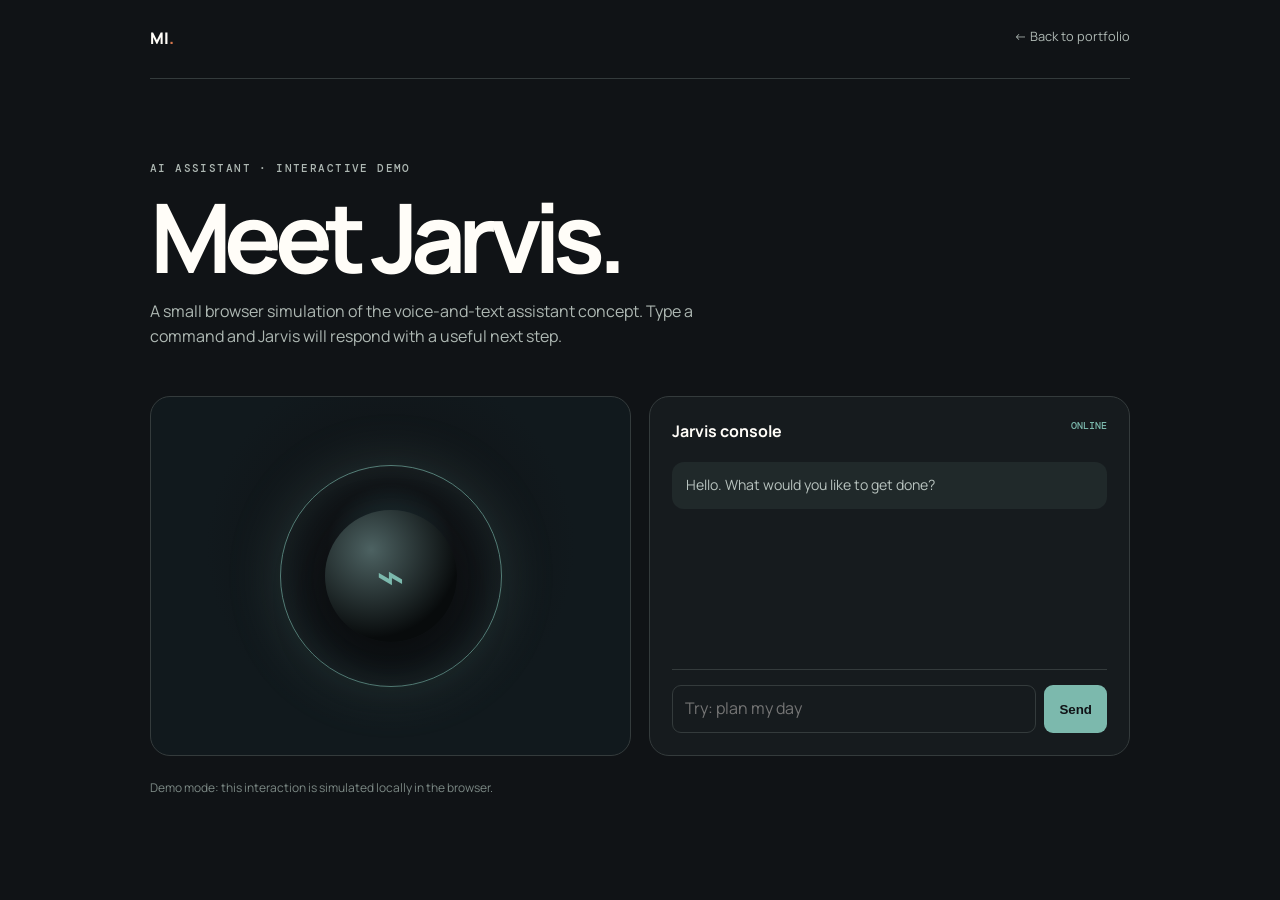
<file: mohammad-imran-portfolio/jarvis-demo.html>
<!doctype html><html lang="en"><head><meta charset="utf-8"><meta name="viewport" content="width=device-width,initial-scale=1"><title>Jarvis — Interactive demo</title><link rel="preconnect" href="https://fonts.googleapis.com"><link href="https://fonts.googleapis.com/css2?family=DM+Mono:wght@400;500&family=Manrope:wght@500;600;700;800&display=swap" rel="stylesheet"><style>:root{--ink:#101316;--paper:#eeeae2;--cream:#fffdf8;--muted:#79817f;--teal:#7cb9ad;--orange:#d9794d;--line:#343b3c}*{box-sizing:border-box}body{margin:0;background:var(--ink);color:var(--cream);font:16px/1.6 Manrope,system-ui}.wrap{width:min(980px,calc(100% - 40px));margin:auto}.top{display:flex;justify-content:space-between;padding:26px 0;border-bottom:1px solid var(--line)}a{color:inherit;text-decoration:none}.brand{font-weight:800}.brand span{color:var(--orange)}.back{color:#aeb8b3;font-size:.8rem}.hero{padding:72px 0 30px}.kicker{color:var(--teal);font:500 .68rem 'DM Mono';text-transform:uppercase;letter-spacing:.13em}.hero h1{font-size:clamp(3rem,8vw,6rem);line-height:.95;letter-spacing:-.08em;margin:16px 0}.hero p{color:#aeb8b3;max-width:560px}.panel{display:grid;grid-template-columns:1fr 1fr;gap:18px}.orb{min-height:360px;border:1px solid var(--line);border-radius:20px;display:grid;place-items:center;background:radial-gradient(circle at 50% 42%,#243e42,transparent 20%,#11191d 58%);position:relative;overflow:hidden}.orb:after{content:'';width:220px;height:220px;border-radius:50%;border:1px solid rgba(124,185,173,.65);box-shadow:0 0 55px rgba(124,185,173,.2),inset 0 0 35px rgba(124,185,173,.12)}.orb-core{position:absolute;width:132px;height:132px;border-radius:50%;background:radial-gradient(circle at 35% 30%,#4d6262,#080b0c 70%);box-shadow:0 20px 50px rgba(0,0,0,.45)}.orb-core:after{content:'⌁';position:absolute;inset:0;display:grid;place-items:center;color:var(--teal);font-size:3rem}.chat{border:1px solid var(--line);border-radius:20px;padding:22px;background:#161b1e;display:flex;flex-direction:column;min-height:360px}.chat h2{font-size:1rem;margin:0 0 18px}.messages{flex:1;color:#b8c3bf;font-size:.88rem}.messages p{padding:12px 14px;border-radius:12px;background:#20292a;margin:0 0 10px}.messages p.user{background:#2d4e4a;color:#f0faf7;margin-left:28px}.form{display:flex;gap:8px;border-top:1px solid var(--line);padding-top:15px}.form input{flex:1;min-width:0;background:transparent;border:1px solid var(--line);border-radius:9px;padding:10px 12px;color:var(--cream);font:inherit}.form button{background:var(--teal);border:0;border-radius:9px;padding:0 15px;color:var(--ink);font-weight:800;cursor:pointer}.note{color:#7c8985;font-size:.75rem;margin:22px 0 50px}@media(max-width:700px){.panel{grid-template-columns:1fr}.orb,.chat{min-height:290px}}
</style></head><body><main class="wrap"><header class="top"><a class="brand" href="index.html">MI<span>.</span></a><a class="back" href="index.html#work">← Back to portfolio</a></header><section class="hero"><p class="kicker">AI assistant · interactive demo</p><h1>Meet Jarvis.</h1><p>A small browser simulation of the voice-and-text assistant concept. Type a command and Jarvis will respond with a useful next step.</p></section><section class="panel"><div class="orb"><div class="orb-core"></div></div><div class="chat"><h2>Jarvis console <span style="float:right;color:var(--teal);font:500 .65rem 'DM Mono'">ONLINE</span></h2><div class="messages" id="messages"><p>Hello. What would you like to get done?</p></div><form class="form" id="form"><input id="input" placeholder="Try: plan my day" autocomplete="off"><button>Send</button></form></div></section><p class="note">Demo mode: this interaction is simulated locally in the browser.</p></main><script>const form=document.querySelector('#form'),input=document.querySelector('#input'),messages=document.querySelector('#messages');form.onsubmit=e=>{e.preventDefault();const text=input.value.trim();if(!text)return;const user=document.createElement('p');user.className='user';user.textContent=text;messages.append(user);const reply=document.createElement('p');reply.textContent=text.toLowerCase().includes('day')?'I would break that into three priorities, two focused work blocks and one recovery block.':'I can help structure that. I would start by clarifying the goal, the deadline and the next smallest action.';messages.append(reply);input.value='';messages.scrollTop=messages.scrollHeight}</script></body></html>
</file>
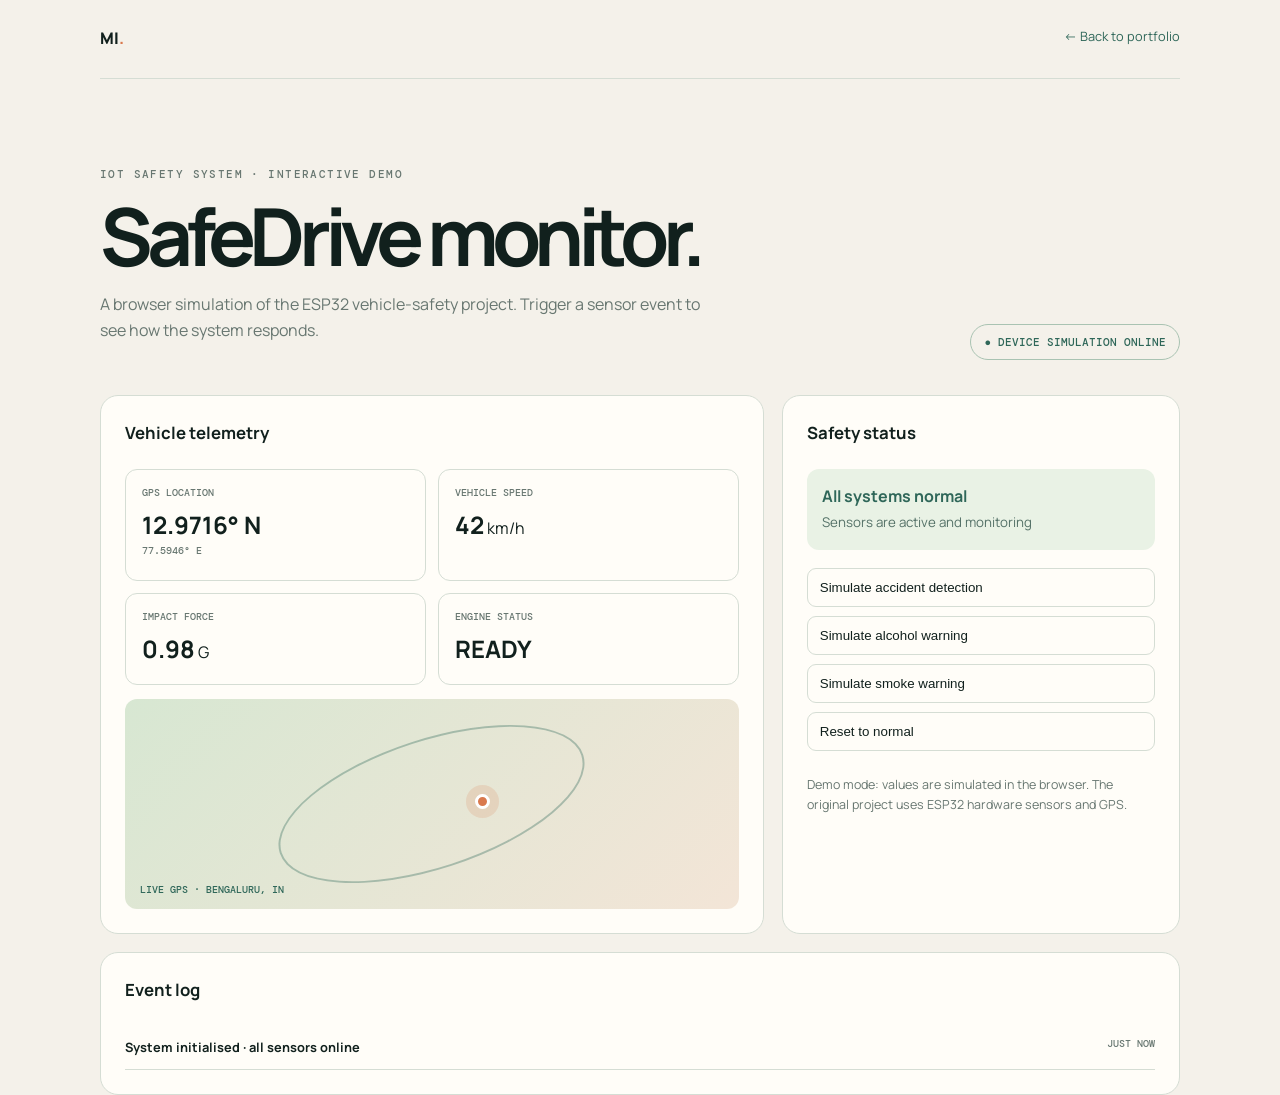
<file: mohammad-imran-portfolio/safety-car-demo.html>
<!doctype html><html lang="en"><head><meta charset="utf-8"><meta name="viewport" content="width=device-width,initial-scale=1"><title>SafeDrive — Live demo</title><link rel="preconnect" href="https://fonts.googleapis.com"><link href="https://fonts.googleapis.com/css2?family=DM+Mono:wght@400;500&family=Manrope:wght@500;600;700;800&display=swap" rel="stylesheet"><style>:root{--ink:#11201d;--paper:#f4f1ea;--cream:#fffdf8;--green:#2f6759;--orange:#d9794d;--muted:#687771;--line:#d5ddd4}*{box-sizing:border-box}body{margin:0;background:var(--paper);color:var(--ink);font:16px/1.6 Manrope,system-ui}.wrap{width:min(1080px,calc(100% - 40px));margin:auto}.top{display:flex;justify-content:space-between;padding:26px 0;border-bottom:1px solid var(--line)}a{color:inherit;text-decoration:none}.brand{font-weight:800}.brand span{color:var(--orange)}.back{color:var(--green);font-size:.8rem}.hero{padding:78px 0 35px;display:flex;justify-content:space-between;gap:30px;align-items:end}.kicker{color:var(--green);font:500 .68rem 'DM Mono';text-transform:uppercase;letter-spacing:.13em}.hero h1{font-size:clamp(2.8rem,7vw,5rem);line-height:1;letter-spacing:-.08em;margin:15px 0}.hero p{color:var(--muted);max-width:620px}.badge{font:500 .68rem 'DM Mono';color:var(--green);border:1px solid #a9c3b2;border-radius:99px;padding:10px 13px;white-space:nowrap}.grid{display:grid;grid-template-columns:1.25fr .75fr;gap:18px}.card{background:var(--cream);border:1px solid var(--line);border-radius:18px;padding:24px}.wide{grid-column:1/-1}.card h2{font-size:1.05rem;margin:0 0 22px}.metrics{display:grid;grid-template-columns:repeat(2,1fr);gap:12px}.metric{border:1px solid var(--line);padding:16px;border-radius:12px}.metric small{display:block;color:var(--muted);font:500 .65rem 'DM Mono';margin-bottom:7px}.metric strong{font-size:1.5rem}.map{height:210px;margin-top:14px;border-radius:12px;background:linear-gradient(135deg,#d7e7d2,#f3e5d7);position:relative;overflow:hidden}.map:before{content:'';position:absolute;inset:40px 24%;border:2px solid rgba(47,103,89,.35);border-radius:50%;transform:rotate(-18deg)}.pin{position:absolute;left:57%;top:45%;width:15px;height:15px;border:3px solid white;background:var(--orange);border-radius:50%;box-shadow:0 0 0 9px rgba(217,121,77,.18)}.map span:last-child{position:absolute;left:15px;bottom:13px;color:var(--green);font:500 .65rem 'DM Mono'}.state{padding:15px;background:#e9f2e5;border-radius:12px;color:var(--green);margin-bottom:18px}.state strong{display:block}.state small{color:#557268}.controls{display:grid;gap:9px}.controls button{padding:11px 12px;text-align:left;background:transparent;border:1px solid var(--line);border-radius:9px;color:var(--ink);cursor:pointer}.controls button:hover{border-color:var(--orange);color:var(--orange)}.log{list-style:none;padding:0;margin:0}.log li{padding:11px 0;border-bottom:1px solid var(--line);font-size:.8rem}.log time{float:right;color:var(--muted);font:500 .65rem 'DM Mono'}.note{color:var(--muted);font-size:.78rem;margin-top:24px}@media(max-width:700px){.hero{display:block;padding-top:55px}.badge{display:inline-block}.grid{grid-template-columns:1fr}.wide{grid-column:auto}.metrics{grid-template-columns:1fr 1fr}}
</style></head><body><main class="wrap"><header class="top"><a class="brand" href="index.html">MI<span>.</span></a><a class="back" href="index.html#work">← Back to portfolio</a></header><section class="hero"><div><p class="kicker">IoT safety system · interactive demo</p><h1>SafeDrive monitor.</h1><p>A browser simulation of the ESP32 vehicle-safety project. Trigger a sensor event to see how the system responds.</p></div><div class="badge">● DEVICE SIMULATION ONLINE</div></section><section class="grid"><article class="card"><h2>Vehicle telemetry</h2><div class="metrics"><div class="metric"><small>GPS LOCATION</small><strong>12.9716° N</strong><br><small>77.5946° E</small></div><div class="metric"><small>VEHICLE SPEED</small><strong id="speed">42</strong> km/h</div><div class="metric"><small>IMPACT FORCE</small><strong id="impact">0.98</strong> G</div><div class="metric"><small>ENGINE STATUS</small><strong id="engine">READY</strong></div></div><div class="map"><i class="pin"></i><span>LIVE GPS · BENGALURU, IN</span></div></article><article class="card"><h2>Safety status</h2><div class="state" id="state"><strong id="title">All systems normal</strong><small id="copy">Sensors are active and monitoring</small></div><div class="controls"><button data-kind="Accident detected" data-impact="2.84">Simulate accident detection</button><button data-kind="Alcohol warning" data-impact="1.12">Simulate alcohol warning</button><button data-kind="Smoke warning" data-impact="1.04">Simulate smoke warning</button><button data-kind="All systems normal" data-impact="0.98">Reset to normal</button></div><p class="note">Demo mode: values are simulated in the browser. The original project uses ESP32 hardware sensors and GPS.</p></article><article class="card wide"><h2>Event log</h2><ul class="log" id="log"><li><strong>System initialised · all sensors online</strong><time>JUST NOW</time></li></ul></article></section></main><script>const state=document.querySelector('#state'),title=document.querySelector('#title'),copy=document.querySelector('#copy'),impact=document.querySelector('#impact'),speed=document.querySelector('#speed'),engine=document.querySelector('#engine'),log=document.querySelector('#log');document.querySelectorAll('button').forEach(b=>b.onclick=()=>{const alert=b.dataset.kind!=='All systems normal';title.textContent=b.dataset.kind;copy.textContent=alert?'Motor stopped · SOS alert prepared':'Sensors are active and monitoring';impact.textContent=b.dataset.impact;speed.textContent=alert?'0':'42';engine.textContent=alert?'LOCKED':'READY';state.style.background=alert?'#f8e5df':'#e9f2e5';state.style.color=alert?'#a85238':'#2f6759';const li=document.createElement('li');li.innerHTML='<strong>'+b.dataset.kind+'</strong><time>JUST NOW</time>';log.prepend(li)});</script></body></html>
</file>
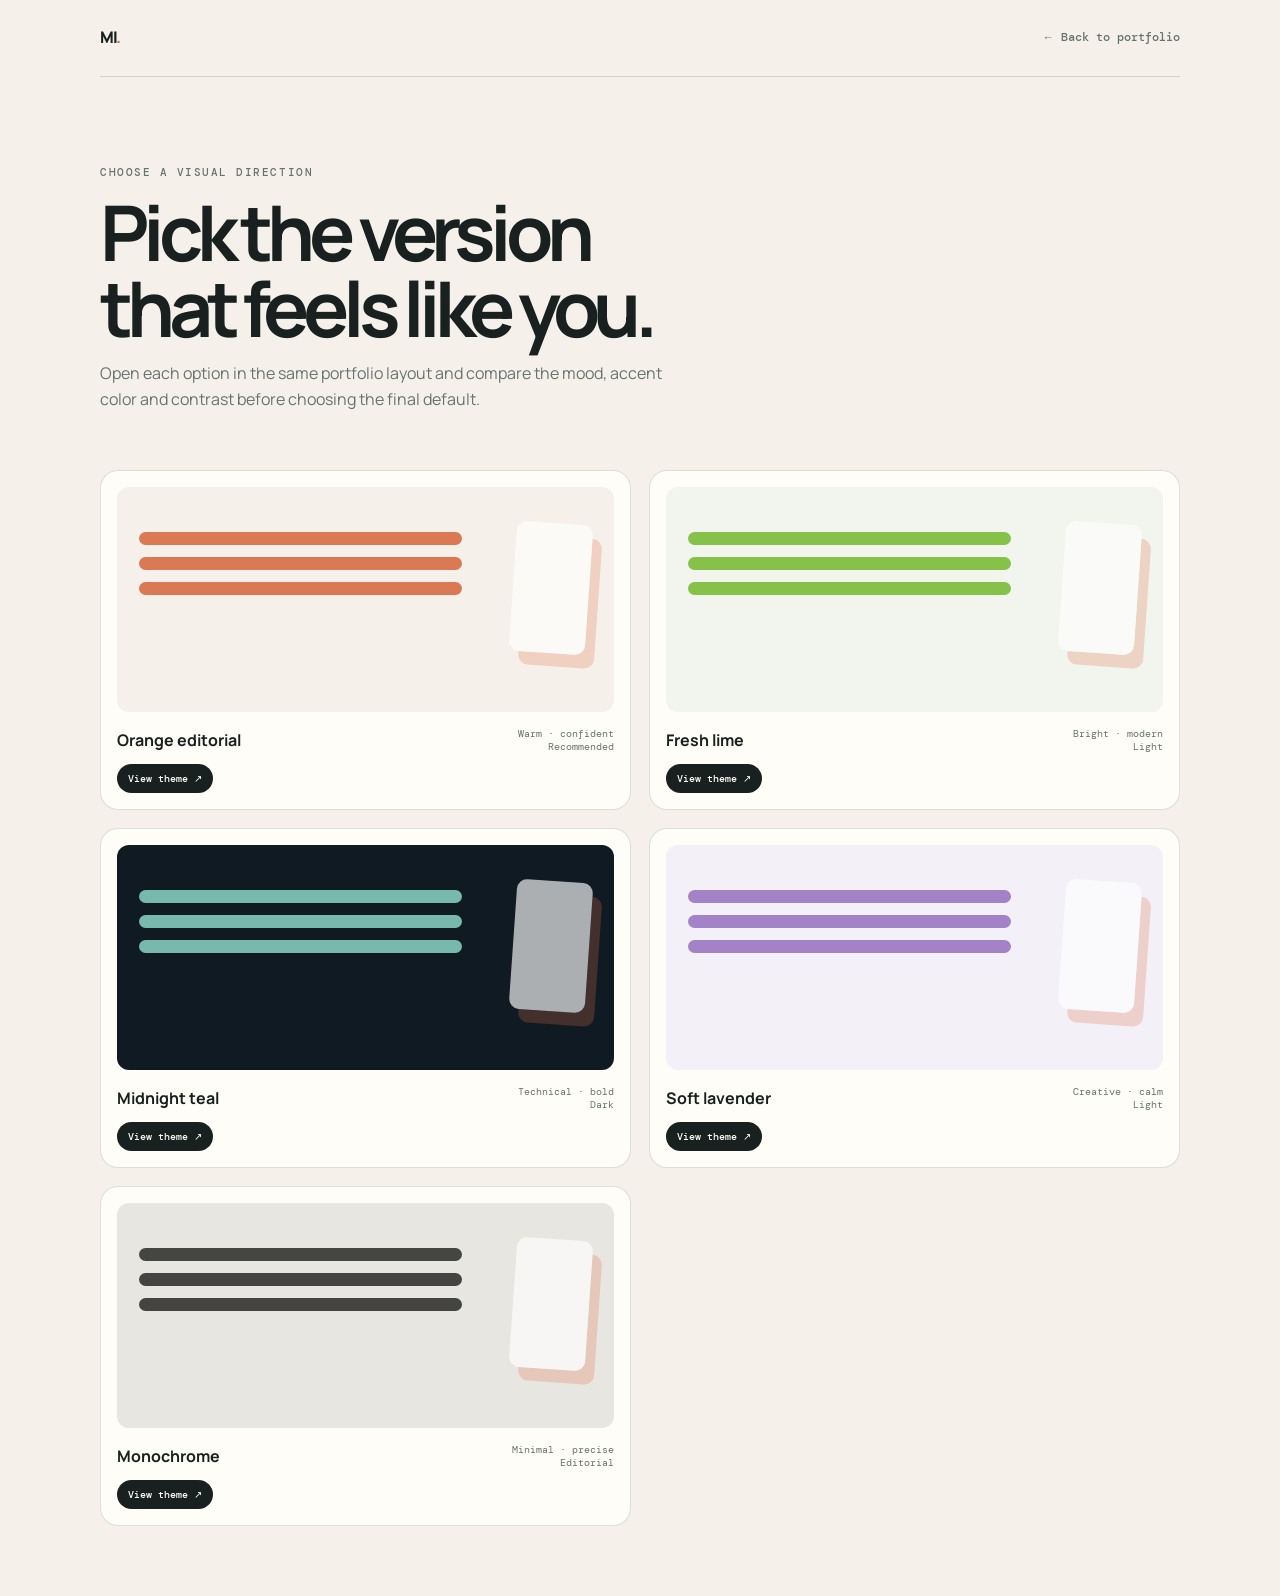
<file: mohammad-imran-portfolio/themes.html>
<!doctype html><html lang="en"><head><meta charset="utf-8"><meta name="viewport" content="width=device-width,initial-scale=1"><title>Portfolio themes — Mohammed Imran</title><link rel="preconnect" href="https://fonts.googleapis.com"><link href="https://fonts.googleapis.com/css2?family=DM+Mono:wght@400;500&family=Manrope:wght@500;600;700;800&display=swap" rel="stylesheet"><style>:root{--ink:#18211f;--muted:#68736f;--paper:#fffdf8;--bg:#f5f1ea;--line:rgba(24,33,31,.14)}*{box-sizing:border-box}body{margin:0;background:var(--bg);color:var(--ink);font:16px/1.6 Manrope,system-ui}.wrap{width:min(1080px,calc(100% - 40px));margin:auto}.top{display:flex;justify-content:space-between;align-items:center;padding:25px 0;border-bottom:1px solid var(--line)}a{color:inherit;text-decoration:none}.logo{font-weight:800;letter-spacing:-.08em}.logo i{color:#d96d45;font-style:normal}.back{color:var(--muted);font:500 .72rem 'DM Mono'}.hero{padding:78px 0 42px}.eyebrow{font:500 .68rem 'DM Mono';letter-spacing:.14em;color:#376b60;text-transform:uppercase}.hero h1{font-size:clamp(2.5rem,6vw,5rem);line-height:.98;letter-spacing:-.08em;margin:15px 0}.hero p{max-width:580px;color:var(--muted)}.themes{display:grid;grid-template-columns:repeat(2,1fr);gap:18px;padding-bottom:70px}.theme{display:block;background:var(--paper);border:1px solid var(--line);border-radius:18px;padding:16px;transition:transform .25s,box-shadow .25s}.theme:hover{transform:translateY(-5px);box-shadow:0 18px 35px rgba(24,33,31,.12)}.preview{height:225px;border-radius:12px;padding:20px;position:relative;overflow:hidden}.preview:before{content:'';position:absolute;left:22px;top:45px;width:65%;height:13px;border-radius:99px;background:currentColor;box-shadow:0 25px 0 currentColor,0 50px 0 currentColor;opacity:.9}.preview:after{content:'';position:absolute;right:25px;top:36px;width:76px;height:130px;border-radius:10px;background:rgba(255,255,255,.65);box-shadow:10px 13px 0 rgba(217,109,69,.25);transform:rotate(4deg)}.orange{background:#f5f1ea;color:#d96d45}.lime{background:#f1f5ed;color:#7bbd38}.midnight{background:#101a22;color:#83cbbb}.lavender{background:#f3f0f8;color:#9b77c2}.mono{background:#e8e6e1;color:#333}.theme-info{display:flex;justify-content:space-between;align-items:end;padding-top:15px}.theme-info strong{font-size:1rem}.theme-info span{color:var(--muted);font:.65rem 'DM Mono';text-align:right}.choose{display:inline-flex;margin-top:11px;padding:8px 11px;border-radius:999px;background:var(--ink);color:var(--paper);font:500 .65rem 'DM Mono'}@media(max-width:650px){.themes{grid-template-columns:1fr}}
</style></head><body><main class="wrap"><header class="top"><a class="logo" href="index.html">M<span>I</span><i>.</i></a><a class="back" href="index.html">← Back to portfolio</a></header><section class="hero"><p class="eyebrow">Choose a visual direction</p><h1>Pick the version<br>that feels like you.</h1><p>Open each option in the same portfolio layout and compare the mood, accent color and contrast before choosing the final default.</p></section><section class="themes"><a class="theme" href="index.html?theme=orange"><div class="preview orange"></div><div class="theme-info"><strong>Orange editorial</strong><span>Warm · confident<br>Recommended</span></div><span class="choose">View theme ↗</span></a><a class="theme" href="index.html?theme=lime"><div class="preview lime"></div><div class="theme-info"><strong>Fresh lime</strong><span>Bright · modern<br>Light</span></div><span class="choose">View theme ↗</span></a><a class="theme" href="index.html?theme=midnight"><div class="preview midnight"></div><div class="theme-info"><strong>Midnight teal</strong><span>Technical · bold<br>Dark</span></div><span class="choose">View theme ↗</span></a><a class="theme" href="index.html?theme=lavender"><div class="preview lavender"></div><div class="theme-info"><strong>Soft lavender</strong><span>Creative · calm<br>Light</span></div><span class="choose">View theme ↗</span></a><a class="theme" href="index.html?theme=mono"><div class="preview mono"></div><div class="theme-info"><strong>Monochrome</strong><span>Minimal · precise<br>Editorial</span></div><span class="choose">View theme ↗</span></a></section></main></body></html>
</file>
